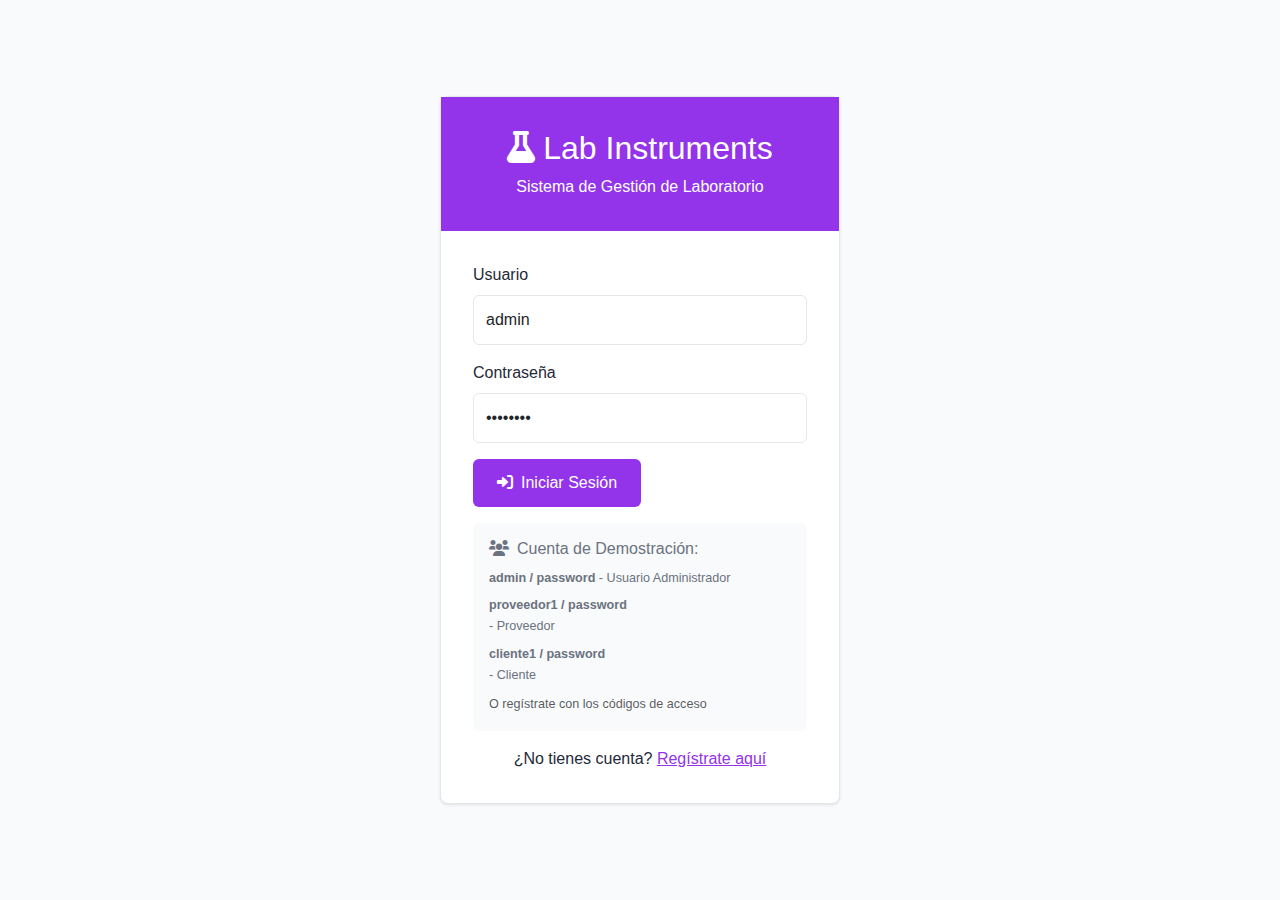
<file: login.html>
<!DOCTYPE html>
<html lang="es">
<head>
    <meta charset="UTF-8">
    <meta name="viewport" content="width=device-width, initial-scale=1.0">
    <title>Login - Lab Instruments</title>
    <link href="https://cdn.jsdelivr.net/npm/bootstrap@5.1.3/dist/css/bootstrap.min.css" rel="stylesheet">
    <link href="https://cdnjs.cloudflare.com/ajax/libs/font-awesome/6.0.0/css/all.min.css" rel="stylesheet">
    <link href="styless.css" rel="stylesheet">
</head>
<body class="auth-body">
    <div class="auth-card">
        <div class="auth-header">
            <h2><i class="fas fa-flask me-2"></i>Lab Instruments</h2>
            <p class="mb-0">Sistema de Gestión de Laboratorio</p>
        </div>
        <div class="auth-body-content">
            <div id="errorBox" class="alert alert-danger d-none" role="alert"></div>
            <div id="successBox" class="alert alert-success d-none" role="alert"></div>
            
            <form id="loginForm">
                <div class="mb-3">
                    <label for="username" class="form-label">Usuario</label>
                    <input type="text" class="form-control form-control-custom" id="username" name="username" required 
                           value="admin" placeholder="Ingresa tu usuario">
                </div>
                <div class="mb-3">
                    <label for="password" class="form-label">Contraseña</label>
                    <input type="password" class="form-control form-control-custom" id="password" name="password" required 
                           value="password" placeholder="Ingresa tu contraseña">
                </div>
                <button type="submit" class="btn btn-auth" id="loginBtn">
                    <i class="fas fa-sign-in-alt me-2"></i>Iniciar Sesión
                </button>
            </form>

            <div class="info-box">
                <h6><i class="fas fa-users me-2"></i>Cuenta de Demostración:</h6>
                <small><strong>admin / password</strong> - Usuario Administrador</small>
                <small><strong style="display: block; margin-top: 0.5rem;">proveedor1 / password</strong> - Proveedor</small>
                <small><strong style="display: block; margin-top: 0.5rem;">cliente1 / password</strong> - Cliente</small>
                <div class="mt-2">
                    <small class="text-muted">O regístrate con los códigos de acceso</small>
                </div>
            </div>
            
            <div class="text-center mt-3">
                <p class="mb-0">¿No tienes cuenta? <a href="/registro.html" class="text-primary">Regístrate aquí</a></p>
            </div>
        </div>
    </div>

    <script src="https://cdn.jsdelivr.net/npm/bootstrap@5.1.3/dist/js/bootstrap.bundle.min.js"></script>
    <script>
        document.getElementById('loginForm').addEventListener('submit', async (e) => {
            e.preventDefault();
            
            const username = document.getElementById('username').value;
            const password = document.getElementById('password').value;
            const loginBtn = document.getElementById('loginBtn');
            const errorBox = document.getElementById('errorBox');
            const successBox = document.getElementById('successBox');
            
            // Limpiar mensajes
            errorBox.classList.add('d-none');
            successBox.classList.add('d-none');
            
            // Desabilitar botón
            loginBtn.disabled = true;
            loginBtn.innerHTML = '<i class="fas fa-spinner fa-spin me-2"></i>Iniciando sesión...';
            
            try {
                const response = await fetch('/login', {
                    method: 'POST',
                    headers: {
                        'Content-Type': 'application/json'
                    },
                    body: JSON.stringify({ username, password })
                });
                
                const data = await response.json();
                
                if (response.ok && data.success) {
                    // Redireccionar inmediatamente sin mostrar mensaje
                    window.location.href = '/index.html';
                } else {
                    errorBox.textContent = '❌ ' + (data.error || 'Error al iniciar sesión');
                    errorBox.classList.remove('d-none');
                    loginBtn.disabled = false;
                    loginBtn.innerHTML = '<i class="fas fa-sign-in-alt me-2"></i>Iniciar Sesión';
                }
            } catch (error) {
                errorBox.textContent = '❌ Error: ' + error.message;
                errorBox.classList.remove('d-none');
                loginBtn.disabled = false;
                loginBtn.innerHTML = '<i class="fas fa-sign-in-alt me-2"></i>Iniciar Sesión';
            }
        });
        
        // Mostrar error si viene en query param
        const urlParams = new URLSearchParams(window.location.search);
        if (urlParams.has('error')) {
            const errorBox = document.getElementById('errorBox');
            errorBox.textContent = '❌ ' + decodeURIComponent(urlParams.get('error'));
            errorBox.classList.remove('d-none');
        }
    </script>
</body>
</html>
</file>
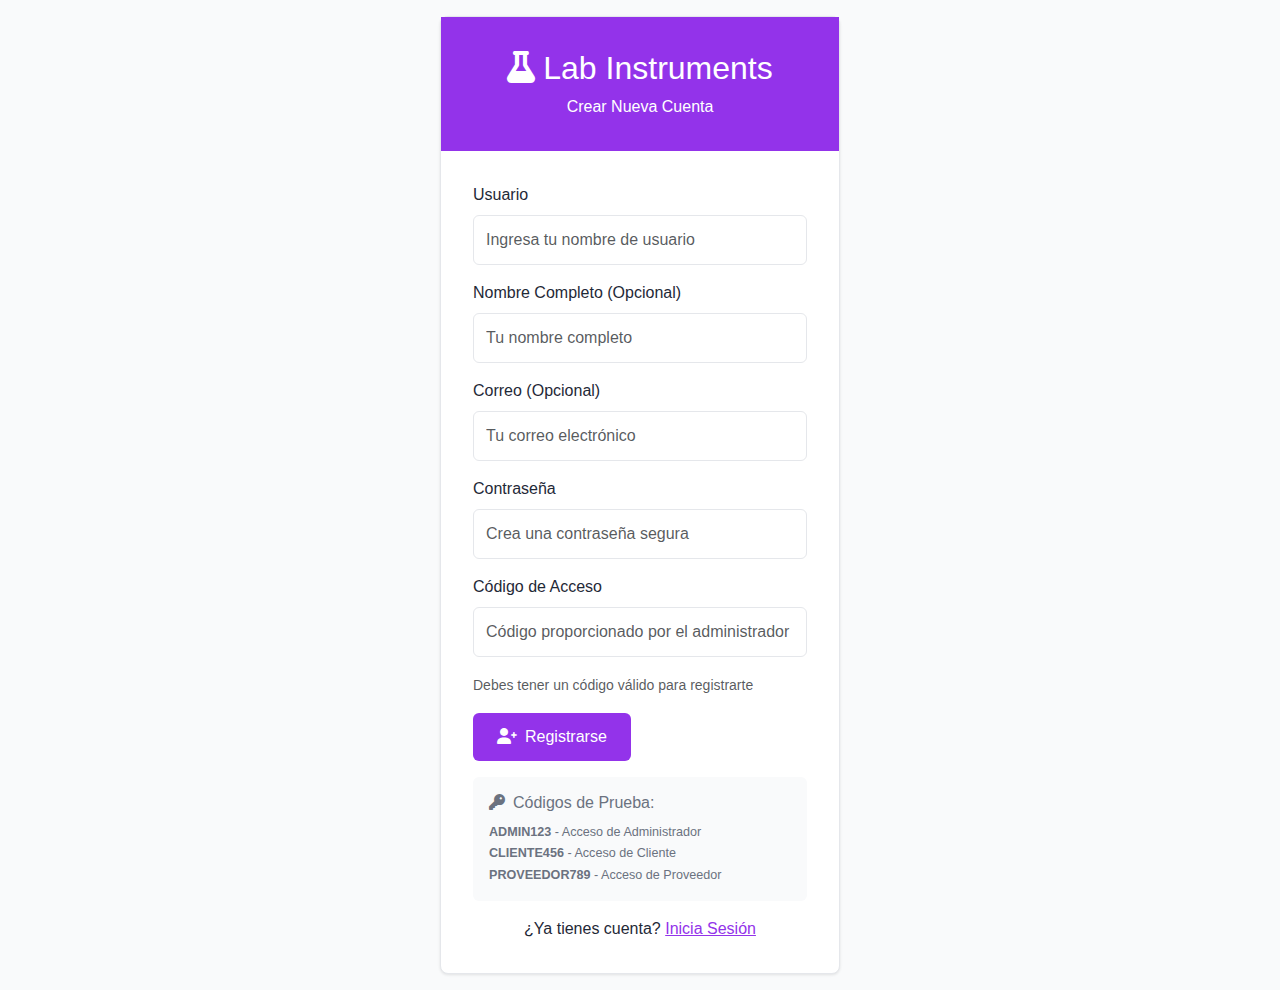
<file: registro.html>
<!DOCTYPE html>
<html lang="es">
<head>
    <meta charset="UTF-8">
    <meta name="viewport" content="width=device-width, initial-scale=1.0">
    <title>Registro - Lab Instruments</title>
    <link href="https://cdn.jsdelivr.net/npm/bootstrap@5.1.3/dist/css/bootstrap.min.css" rel="stylesheet">
    <link href="https://cdnjs.cloudflare.com/ajax/libs/font-awesome/6.0.0/css/all.min.css" rel="stylesheet">
    <link href="styless.css" rel="stylesheet">
</head>
<body class="auth-body">
    <div class="auth-card">
        <div class="auth-header">
            <h2><i class="fas fa-flask me-2"></i>Lab Instruments</h2>
            <p class="mb-0">Crear Nueva Cuenta</p>
        </div>
        <div class="auth-body-content">
            <div id="errorBox" class="alert alert-danger d-none" role="alert"></div>
            <div id="successBox" class="alert alert-success d-none" role="alert"></div>
            
            <form id="registroForm">
                <div class="mb-3">
                    <label for="username" class="form-label">Usuario</label>
                    <input type="text" class="form-control form-control-custom" id="username" name="username" required 
                           placeholder="Ingresa tu nombre de usuario">
                </div>
                <div class="mb-3">
                    <label for="nombre" class="form-label">Nombre Completo (Opcional)</label>
                    <input type="text" class="form-control form-control-custom" id="nombre" name="nombre"
                           placeholder="Tu nombre completo">
                </div>
                <div class="mb-3">
                    <label for="correo" class="form-label">Correo (Opcional)</label>
                    <input type="email" class="form-control form-control-custom" id="correo" name="correo"
                           placeholder="Tu correo electrónico">
                </div>
                <div class="mb-3">
                    <label for="password" class="form-label">Contraseña</label>
                    <input type="password" class="form-control form-control-custom" id="password" name="password" required 
                           placeholder="Crea una contraseña segura">
                </div>
                <div class="mb-3">
                    <label for="codigo" class="form-label">Código de Acceso</label>
                    <input type="text" class="form-control form-control-custom" id="codigo" name="codigo" required 
                           placeholder="Código proporcionado por el administrador">
                    <small class="text-muted">Debes tener un código válido para registrarte</small>
                </div>
                <button type="submit" class="btn btn-auth" id="registroBtn">
                    <i class="fas fa-user-plus me-2"></i>Registrarse
                </button>
            </form>
            
            <div class="info-box">
                <h6><i class="fas fa-key me-2"></i>Códigos de Prueba:</h6>
                <div class="row">
                    <div class="col-12">
                        <small><strong>ADMIN123</strong> - Acceso de Administrador</small><br>
                        <small><strong>CLIENTE456</strong> - Acceso de Cliente</small><br>
                        <small><strong>PROVEEDOR789</strong> - Acceso de Proveedor</small>
                    </div>
                </div>
            </div>
            
            <div class="text-center mt-3">
                <p class="mb-0">¿Ya tienes cuenta? <a href="/login.html" class="text-primary">Inicia Sesión</a></p>
            </div>
        </div>
    </div>

    <script src="https://cdn.jsdelivr.net/npm/bootstrap@5.1.3/dist/js/bootstrap.bundle.min.js"></script>
    <script>
        document.getElementById('registroForm').addEventListener('submit', async (e) => {
            e.preventDefault();
            
            const username = document.getElementById('username').value;
            const password = document.getElementById('password').value;
            const codigo = document.getElementById('codigo').value;
            const nombre = document.getElementById('nombre').value || undefined;
            const correo = document.getElementById('correo').value || undefined;
            const registroBtn = document.getElementById('registroBtn');
            const errorBox = document.getElementById('errorBox');
            const successBox = document.getElementById('successBox');
            
            // Limpiar mensajes
            errorBox.classList.add('d-none');
            successBox.classList.add('d-none');
            
            // Desabilitar botón
            registroBtn.disabled = true;
            registroBtn.innerHTML = '<i class="fas fa-spinner fa-spin me-2"></i>Registrando...';
            
            try {
                const response = await fetch('/registro', {
                    method: 'POST',
                    headers: {
                        'Content-Type': 'application/json'
                    },
                    body: JSON.stringify({ username, password, codigo, nombre, correo })
                });
                
                const data = await response.json();
                
                if (response.ok && data.success) {
                    // Redireccionar inmediatamente sin mostrar mensaje
                    window.location.href = '/login.html';
                } else {
                    errorBox.textContent = '❌ ' + (data.error || 'Error al registrarse');
                    errorBox.classList.remove('d-none');
                    registroBtn.disabled = false;
                    registroBtn.innerHTML = '<i class="fas fa-user-plus me-2"></i>Registrarse';
                }
            } catch (error) {
                errorBox.textContent = '❌ Error: ' + error.message;
                errorBox.classList.remove('d-none');
                registroBtn.disabled = false;
                registroBtn.innerHTML = '<i class="fas fa-user-plus me-2"></i>Registrarse';
            }
        });
    </script>
</body>
</html>
</file>
<file: styless.css>
/* ========================================
   ESTILOS MINIMALISTAS
   ========================================
   CSS anterior comentado más abajo
*/

:root {
  --primary: #9333ea;
  --success: #10b981;
  --warning: #f59e0b;
  --danger: #ef4444;
  --text: #1f2937;
  --text-light: #6b7280;
  --border: #e5e7eb;
  --bg: #ffffff;
  --bg-light: #f9fafb;
}

* {
  margin: 0;
  padding: 0;
  box-sizing: border-box;
}

body {
  font-family: -apple-system, BlinkMacSystemFont, 'Segoe UI', sans-serif;
  background-color: var(--bg-light);
  color: var(--text);
  line-height: 1.5;
}

/* Componentes básicos */
.hero-section,
.welcome-section {
  background: var(--primary);
  color: white;
  padding: 3rem 0;
  margin-bottom: 2rem;
}

.card-custom,
.feature-card {
  background: var(--bg);
  border: 1px solid var(--border);
  border-radius: 8px;
  padding: 1.5rem;
  margin-bottom: 1.5rem;
}

.btn-custom,
.btn-auth {
  background: var(--primary);
  color: white;
  border: none;
  border-radius: 6px;
  padding: 0.75rem 1.5rem;
  font-weight: 500;
  cursor: pointer;
  transition: background 0.2s;
}

.btn-custom:hover,
.btn-auth:hover {
  background: #7e22ce;
}

/* Navbar */
.navbar-custom {
  background: var(--primary);
}

.navbar-brand-custom {
  font-weight: 600;
  color: white !important;
}

.nav-link-custom {
  color: rgba(255, 255, 255, 0.9) !important;
  transition: color 0.2s;
}

.nav-link-custom:hover {
  color: white !important;
}

/* Autenticación */
.auth-body {
  background: var(--bg-light);
  min-height: 100vh;
  display: flex;
  align-items: center;
  justify-content: center;
  padding: 1rem;
}

.auth-card {
  background: var(--bg);
  border: 1px solid var(--border);
  border-radius: 8px;
  width: 100%;
  max-width: 400px;
  box-shadow: 0 1px 3px rgba(0,0,0,0.1);
}

.auth-header {
  background: var(--primary);
  color: white;
  padding: 2rem;
  text-align: center;
}

.auth-body-content {
  padding: 2rem;
}

.form-control-custom {
  width: 100%;
  border: 1px solid var(--border);
  border-radius: 6px;
  padding: 0.75rem;
  margin-bottom: 1rem;
  font-size: 1rem;
}

.form-control-custom:focus {
  outline: none;
  border-color: var(--primary);
  box-shadow: 0 0 0 2px rgba(59, 130, 246, 0.1);
}

.info-box {
  background: var(--bg-light);
  border-radius: 6px;
  padding: 1rem;
  margin-top: 1rem;
  font-size: 0.9rem;
  color: var(--text-light);
}

/* Badges y estados */
.status-badge {
  padding: 0.4rem 0.8rem;
  border-radius: 4px;
  font-size: 0.85rem;
  font-weight: 500;
}

.badge-available {
  background: #d1fae5;
  color: #065f46;
}

.badge-borrowed {
  background: #fef3c7;
  color: #92400e;
}

.badge-maintenance {
  background: #fee2e2;
  color: #991b1b;
}

/* Tablas */
.table-custom {
  width: 100%;
  border-collapse: collapse;
  background: var(--bg);
  border: 1px solid var(--border);
  border-radius: 8px;
  overflow: hidden;
}

.table-custom thead {
  background: var(--bg-light);
  border-bottom: 2px solid var(--border);
}

.table-custom th {
  padding: 1rem;
  text-align: left;
  font-weight: 600;
  color: var(--text);
}

.table-custom td {
  padding: 1rem;
  border-bottom: 1px solid var(--border);
}

.table-custom tbody tr:hover {
  background: var(--bg-light);
}

/* Búsqueda */
.search-input {
  width: 100%;
  border: 1px solid var(--border);
  border-radius: 6px;
  padding: 0.75rem;
  font-size: 1rem;
}

.search-input:focus {
  outline: none;
  border-color: var(--primary);
}

/* Modales */
.modal-custom .modal-content {
  border: 1px solid var(--border);
  border-radius: 8px;
}

.modal-custom .modal-header {
  background: var(--primary);
  color: white;
  border: none;
}

/* Responsive */
@media (max-width: 768px) {
  .hero-section,
  .welcome-section {
    padding: 2rem 0;
  }
  
  .auth-card {
    margin: 1rem;
  }
}

/* ========================================
   ESTILOS ANTERIORES (COMENTADOS)
   ======================================== 

:root {
  --primary: #6a11cb;
  --secondary: #2575fc;
  --success: #28a745;
  --warning: #ffc107;
  --danger: #dc3545;
  --info: #17a2b8;
  --dark: #343a40;
  --light: #f8f9fa;
  --white: #ffffff;
  --gray: #6c757d;
  --gray-light: #e9ecef;
  --gradient-primary: linear-gradient(135deg, #6a11cb 0%, #2575fc 100%);
}

.hero-section {
  background: var(--gradient-primary);
  color: var(--white);
  padding: 40px 0;
  margin-bottom: 30px;
  border-radius: 0 0 20px 20px;
}

.card-custom {
  border: none;
  border-radius: 15px;
  box-shadow: 0 5px 15px rgba(0,0,0,0.1);
  margin-bottom: 20px;
  transition: all 0.3s ease;
}

.card-custom:hover {
  transform: translateY(-3px);
  box-shadow: 0 8px 25px rgba(0,0,0,0.15);
}

.btn-custom {
  border-radius: 8px;
  padding: 10px 20px;
  font-weight: 600;
  transition: all 0.3s ease;
  border: none;
}

.btn-custom:hover {
  transform: translateY(-2px);
}

.btn-primary-custom {
  background: var(--gradient-primary);
  color: var(--white);
}

.btn-primary-custom:hover {
  background: linear-gradient(135deg, #5a0db5 0%, #1c68e8 100%);
  color: var(--white);
}

.status-badge {
  padding: 8px 15px;
  border-radius: 20px;
  font-weight: 600;
  font-size: 0.8em;
}

.badge-available {
  background-color: var(--success);
  color: var(--white);
}

.badge-borrowed {
  background-color: var(--warning);
  color: var(--dark);
}

.badge-maintenance {
  background-color: var(--danger);
  color: var(--white);
}

.navbar-custom {
  background: var(--gradient-primary);
  box-shadow: 0 2px 10px rgba(0,0,0,0.1);
}

.navbar-brand-custom {
  font-weight: 700;
  font-size: 1.5rem;
  color: var(--white) !important;
}

.nav-link-custom {
  color: rgba(255, 255, 255, 0.9) !important;
  font-weight: 500;
  padding: 8px 16px;
  border-radius: 6px;
  transition: all 0.3s ease;
  margin: 0 2px;
}

.nav-link-custom:hover {
  background: rgba(255, 255, 255, 0.15);
  color: var(--white) !important;
}

.navbar-text-custom {
  color: var(--white);
  font-weight: 500;
}

.auth-body {
  background: var(--gradient-primary);
  min-height: 100vh;
  display: flex;
  align-items: center;
  justify-content: center;
  padding: 20px;
}

.auth-card {
  background: var(--white);
  border-radius: 15px;
  box-shadow: 0 15px 35px rgba(0,0,0,0.1);
  overflow: hidden;
  max-width: 450px;
  width: 100%;
}

.auth-header {
  background: var(--gradient-primary);
  color: var(--white);
  padding: 30px;
  text-align: center;
}

.auth-body-content {
  padding: 30px;
}

.form-control-custom {
  border-radius: 10px;
  border: 2px solid var(--gray-light);
  padding: 12px 15px;
  margin-bottom: 20px;
  transition: all 0.3s ease;
}

.form-control-custom:focus {
  border-color: var(--primary);
  box-shadow: 0 0 0 0.2rem rgba(106, 17, 203, 0.25);
}

.btn-auth {
  background: var(--gradient-primary);
  border: none;
  border-radius: 10px;
  padding: 12px;
  font-weight: 600;
  color: var(--white);
  width: 100%;
  transition: all 0.3s ease;
}

.btn-auth:hover {
  transform: translateY(-2px);
  box-shadow: 0 5px 15px rgba(106, 17, 203, 0.4);
}

.info-box {
  background: var(--light);
  border-radius: 10px;
  padding: 15px;
  margin-top: 20px;
  font-size: 0.9em;
}

.welcome-section {
  background: var(--gradient-primary);
  color: var(--white);
  padding: 60px 0;
  margin-bottom: 40px;
  border-radius: 0 0 30px 30px;
}

.stats-card {
  background: var(--gradient-primary);
  color: var(--white);
  text-align: center;
  padding: 20px;
  border-radius: 12px;
}

.feature-card {
  border: none;
  border-radius: 12px;
  box-shadow: 0 3px 10px rgba(0,0,0,0.08);
  transition: all 0.3s ease;
  margin-bottom: 20px;
  height: 100%;
}

.feature-card:hover {
  transform: translateY(-5px);
  box-shadow: 0 8px 25px rgba(0,0,0,0.15);
}

.role-badge {
  font-size: 0.8em;
  padding: 5px 10px;
  border-radius: 20px;
  background: rgba(255, 255, 255, 0.2);
  color: var(--white);
}

.table-custom {
  border-radius: 10px;
  overflow: hidden;
  box-shadow: 0 3px 10px rgba(0,0,0,0.08);
}

.table-custom thead {
  background: var(--gradient-primary);
  color: var(--white);
}

.table-custom th {
  border: none;
  padding: 15px;
  font-weight: 600;
}

.table-custom td {
  border: none;
  padding: 15px;
  vertical-align: middle;
}

.table-custom tbody tr {
  transition: all 0.3s ease;
}

.table-custom tbody tr:hover {
  background-color: rgba(106, 17, 203, 0.05);
}

.search-input-group {
  box-shadow: 0 3px 10px rgba(0,0,0,0.1);
  border-radius: 10px;
  overflow: hidden;
}

.search-input {
  border: none;
  padding: 15px 20px;
  font-size: 1.1em;
}

.search-input:focus {
  outline: none;
  box-shadow: none;
}

.search-btn {
  background: var(--gradient-primary);
  border: none;
  color: var(--white);
  padding: 15px 25px;
  font-weight: 600;
}

.modal-custom .modal-content {
  border: none;
  border-radius: 15px;
  box-shadow: 0 10px 30px rgba(0,0,0,0.2);
}

.modal-custom .modal-header {
  background: var(--gradient-primary);
  color: var(--white);
  border-radius: 15px 15px 0 0;
  border: none;
}

.modal-custom .modal-title {
  font-weight: 600;
}

.text-gradient {
  background: var(--gradient-primary);
  -webkit-background-clip: text;
  -webkit-text-fill-color: transparent;
  background-clip: text;
}

.shadow-custom {
  box-shadow: 0 5px 15px rgba(0,0,0,0.1) !important;
}

.rounded-custom {
  border-radius: 12px !important;
}

@media (max-width: 768px) {
  .hero-section {
    padding: 30px 0;
    border-radius: 0 0 15px 15px;
  }
  
  .welcome-section {
    padding: 40px 0;
    border-radius: 0 0 20px 20px;
  }
  
  .auth-card {
    margin: 10px;
  }
  
  .card-custom {
    margin-bottom: 15px;
  }
  
  .table-responsive {
    font-size: 0.9em;
  }
}

@media (max-width: 576px) {
  .auth-header {
    padding: 20px;
  }
  
  .auth-body-content {
    padding: 20px;
  }
  
  .hero-section h1 {
    font-size: 1.8rem;
  }
  
  .welcome-section h1 {
    font-size: 1.8rem;
  }
}

@keyframes fadeIn {
  from {
    opacity: 0;
    transform: translateY(20px);
  }
  to {
    opacity: 1;
    transform: translateY(0);
  }
}

.fade-in {
  animation: fadeIn 0.5s ease-out;
}

.alert-custom {
  border: none;
  border-radius: 10px;
  padding: 15px 20px;
  margin-bottom: 20px;
}

.loading-spinner {
  display: inline-block;
  width: 20px;
  height: 20px;
  border: 3px solid rgba(255,255,255,.3);
  border-radius: 50%;
  border-top-color: #fff;
  animation: spin 1s ease-in-out infinite;
}

@keyframes spin {
  to { transform: rotate(360deg); }
}

*/

/* ========================================
   OVERRIDE DE COLORES BOOTSTRAP A MORADO
   ======================================== */

/* Botones primarios */
.btn-primary {
  background-color: #9333ea;
  border-color: #9333ea;
}

.btn-primary:hover {
  background-color: #7e22ce;
  border-color: #7e22ce;
}

.btn-primary:focus,
.btn-primary.focus {
  background-color: #7e22ce;
  border-color: #7e22ce;
  box-shadow: 0 0 0 0.25rem rgba(147, 51, 234, 0.5);
}

.btn-primary:active,
.btn-primary.active,
.btn-primary.show {
  background-color: #6b21a8;
  border-color: #6b21a8;
}

.btn-primary:disabled,
.btn-primary.disabled {
  background-color: #9333ea;
  border-color: #9333ea;
}

.btn-outline-primary {
  color: #9333ea;
  border-color: #9333ea;
}

.btn-outline-primary:hover {
  color: #fff;
  background-color: #9333ea;
  border-color: #9333ea;
}

.btn-outline-primary:focus,
.btn-outline-primary.focus {
  box-shadow: 0 0 0 0.25rem rgba(147, 51, 234, 0.5);
}

.btn-outline-primary:active,
.btn-outline-primary.active,
.btn-outline-primary.show {
  color: #fff;
  background-color: #9333ea;
  border-color: #9333ea;
}

/* Links y acentos */
a {
  color: #9333ea;
}

a:hover {
  color: #7e22ce;
}

/* Badges */
.badge-primary {
  background-color: #9333ea;
}

/* Alerts */
.alert-info {
  background-color: #f3e8ff;
  border-color: #e9d5ff;
  color: #6b21a8;
}

/* Table active */
.table-active {
  background-color: #f3e8ff;
}

/* Progress bars */
.progress-bar {
  background-color: #9333ea;
}

/* Form focus */
.form-control:focus,
.form-select:focus {
  border-color: #9333ea;
  box-shadow: 0 0 0 0.25rem rgba(147, 51, 234, 0.25);
}

/* Spinners */
.spinner-border-sm {
  border-color: currentColor;
  border-right-color: transparent;
}

/* Text utilities */
.text-primary {
  color: #9333ea !important;
}

/* Background utilities */
.bg-primary {
  background-color: #9333ea !important;
}
</file>
